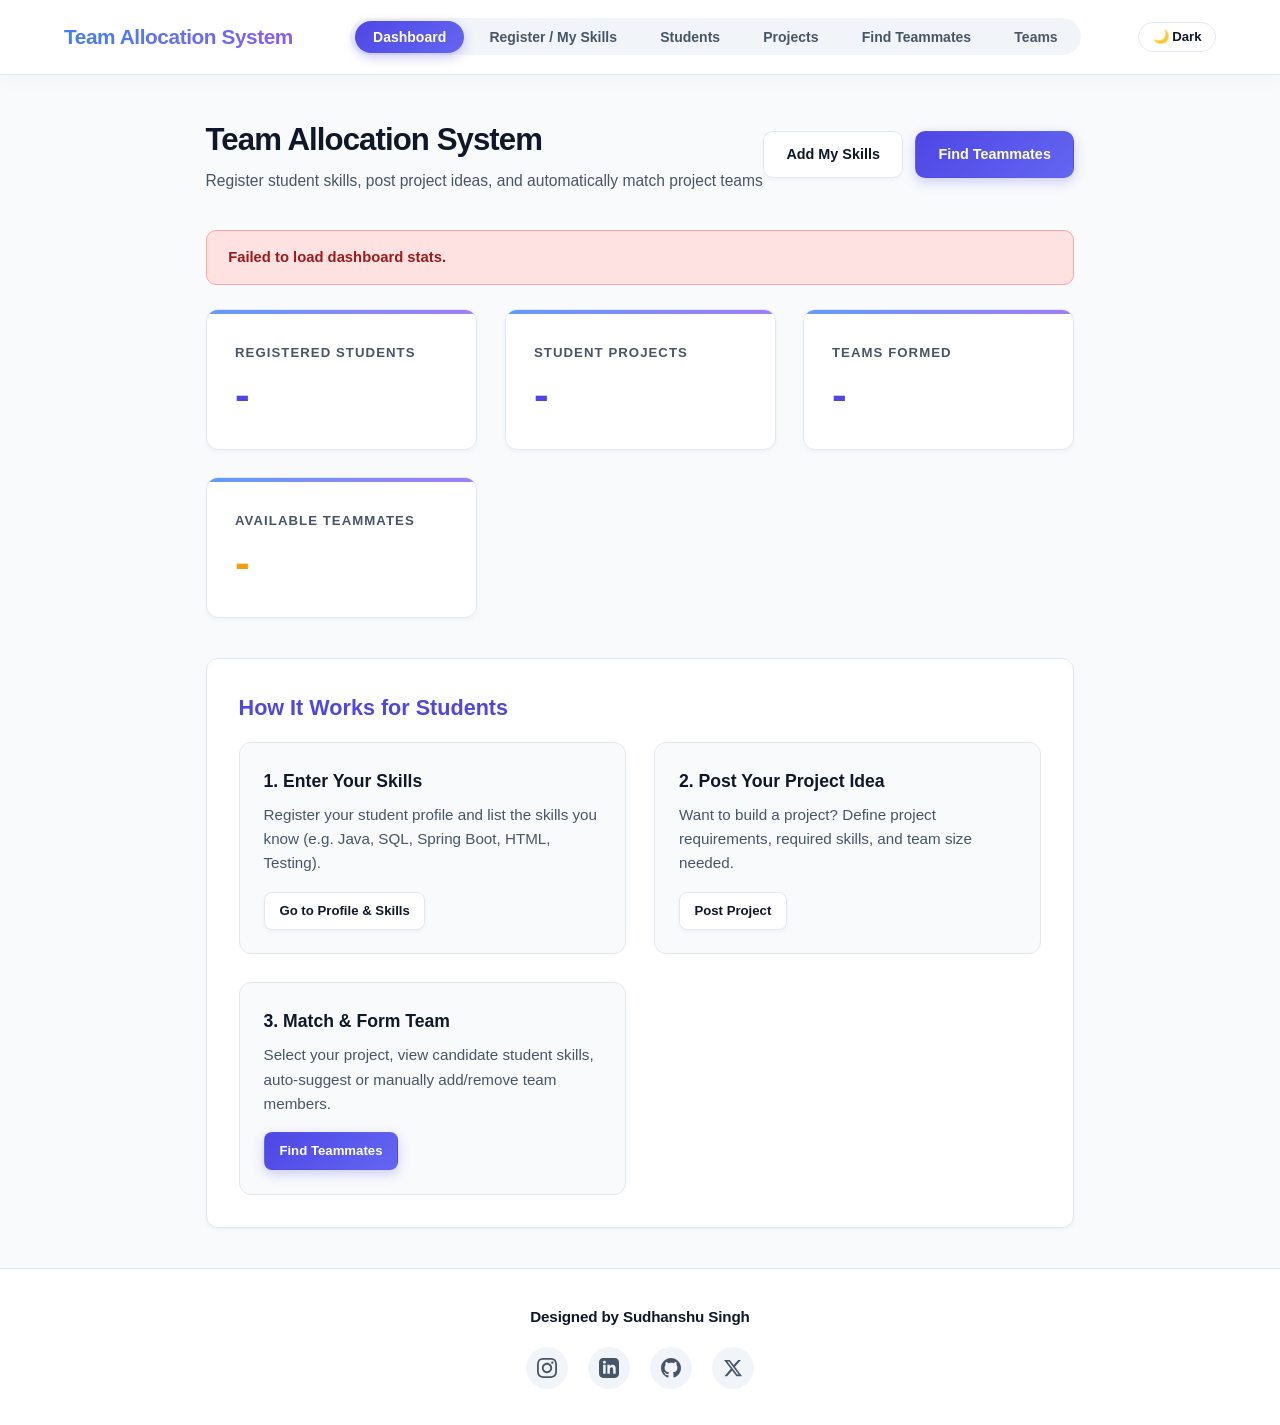
<file: frontend/index.html>
<!DOCTYPE html>
<html lang="en">
<head>
    <meta charset="UTF-8">
    <meta name="viewport" content="width=device-width, initial-scale=1.0">
    <title>Dashboard - Team Allocation System</title>
    <link rel="stylesheet" href="css/style.css">
</head>
<body>
    <header>
        <div class="navbar">
            <a href="index.html" class="brand">Team Allocation System</a>
            <ul class="nav-links">
                <li><a href="index.html" class="active">Dashboard</a></li>
                <li><a href="student-register.html">Register / My Skills</a></li>
                <li><a href="students.html">Students</a></li>
                <li><a href="projects.html">Projects</a></li>
                <li><a href="generate-team.html">Find Teammates</a></li>
                <li><a href="teams.html">Teams</a></li>
            </ul>
        </div>
    </header>

    <main class="container">
        <div class="page-header">
            <div>
                <h1 class="page-title">Team Allocation System</h1>
                <p class="page-subtitle">Register student skills, post project ideas, and automatically match project teams</p>
            </div>
            <div style="display: flex; gap: 0.75rem;">
                <a href="student-register.html" class="btn btn-secondary">Add My Skills</a>
                <a href="generate-team.html" class="btn btn-primary">Find Teammates</a>
            </div>
        </div>

        <div id="alertContainer"></div>

        <div class="stats-grid">
            <a href="students.html" class="stat-card-link">
                <div class="stat-card">
                    <span class="stat-title">Registered Students</span>
                    <span class="stat-value" id="totalStudents">-</span>
                </div>
            </a>
            <a href="projects.html" class="stat-card-link">
                <div class="stat-card">
                    <span class="stat-title">Student Projects</span>
                    <span class="stat-value" id="totalProjects">-</span>
                </div>
            </a>
            <a href="teams.html" class="stat-card-link">
                <div class="stat-card">
                    <span class="stat-title">Teams Formed</span>
                    <span class="stat-value" id="totalTeams">-</span>
                </div>
            </a>
            <a href="generate-team.html" class="stat-card-link">
                <div class="stat-card">
                    <span class="stat-title">Available Teammates</span>
                    <span class="stat-value unallocated" id="unallocatedStudents">-</span>
                </div>
            </a>
        </div>

        <div class="card-table" style="padding: 2rem; margin-top: 1.5rem;">
            <h2 style="font-size: 1.35rem; margin-bottom: 1rem; color: var(--primary);">How It Works for Students</h2>
            <div style="display: grid; grid-template-columns: repeat(auto-fit, minmax(280px, 1fr)); gap: 1.75rem; margin-top: 1rem;">
                <div style="background-color: var(--background); padding: 1.5rem; border-radius: var(--radius); border: 1px solid var(--border);">
                    <h3 style="font-size: 1.1rem; margin-bottom: 0.5rem;">1. Enter Your Skills</h3>
                    <p style="color: var(--text-secondary); font-size: 0.95rem;">Register your student profile and list the skills you know (e.g. Java, SQL, Spring Boot, HTML, Testing).</p>
                    <a href="student-register.html" class="btn btn-secondary btn-sm" style="margin-top: 1rem;">Go to Profile & Skills</a>
                </div>
                <div style="background-color: var(--background); padding: 1.5rem; border-radius: var(--radius); border: 1px solid var(--border);">
                    <h3 style="font-size: 1.1rem; margin-bottom: 0.5rem;">2. Post Your Project Idea</h3>
                    <p style="color: var(--text-secondary); font-size: 0.95rem;">Want to build a project? Define project requirements, required skills, and team size needed.</p>
                    <a href="projects.html" class="btn btn-secondary btn-sm" style="margin-top: 1rem;">Post Project</a>
                </div>
                <div style="background-color: var(--background); padding: 1.5rem; border-radius: var(--radius); border: 1px solid var(--border);">
                    <h3 style="font-size: 1.1rem; margin-bottom: 0.5rem;">3. Match & Form Team</h3>
                    <p style="color: var(--text-secondary); font-size: 0.95rem;">Select your project, view candidate student skills, auto-suggest or manually add/remove team members.</p>
                    <a href="generate-team.html" class="btn btn-primary btn-sm" style="margin-top: 1rem;">Find Teammates</a>
                </div>
            </div>
        </div>
    </main>

    <footer></footer>

    <script src="js/main.js"></script>
    <script>
        document.addEventListener('DOMContentLoaded', async () => {
            try {
                const stats = await apiRequest('/dashboard/stats');
                document.getElementById('totalStudents').textContent = stats.totalStudents || 0;
                document.getElementById('totalProjects').textContent = stats.totalProjects || 0;
                document.getElementById('totalTeams').textContent = stats.totalTeams || 0;
                document.getElementById('unallocatedStudents').textContent = stats.unallocatedStudents || 0;
            } catch (error) {
                showAlert('alertContainer', 'Failed to load dashboard stats.');
            }
        });
    </script>
</body>
</html>
</file>
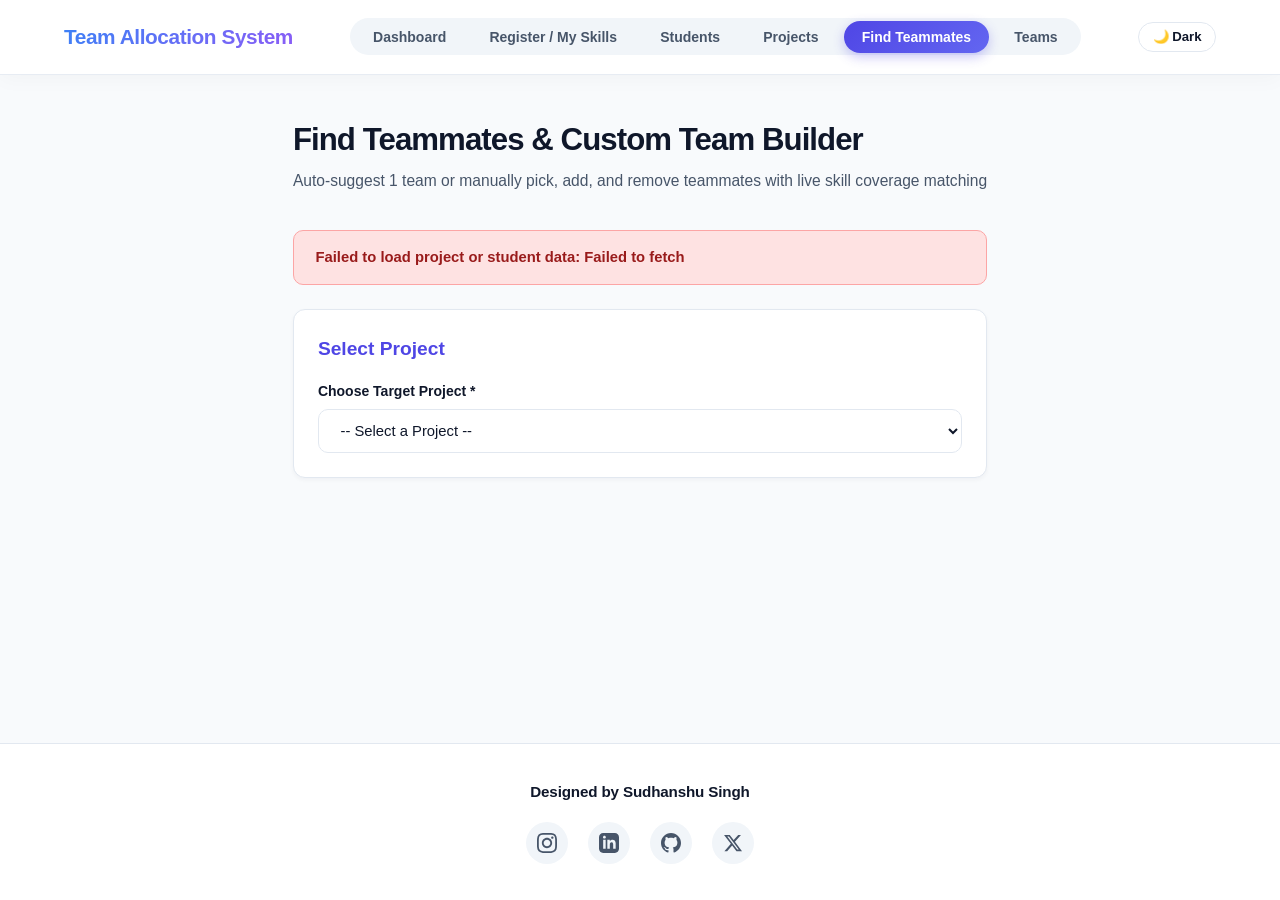
<file: frontend/generate-team.html>
<!DOCTYPE html>
<html lang="en">
<head>
    <meta charset="UTF-8">
    <meta name="viewport" content="width=device-width, initial-scale=1.0">
    <title>Find Teammates - Team Allocation System</title>
    <link rel="stylesheet" href="css/style.css">
</head>
<body>
    <header>
        <div class="navbar">
            <a href="index.html" class="brand">Team Allocation System</a>
            <ul class="nav-links">
                <li><a href="index.html">Dashboard</a></li>
                <li><a href="student-register.html">Register / My Skills</a></li>
                <li><a href="students.html">Students</a></li>
                <li><a href="projects.html">Projects</a></li>
                <li><a href="generate-team.html" class="active">Find Teammates</a></li>
                <li><a href="teams.html">Teams</a></li>
            </ul>
        </div>
    </header>

    <main class="container">
        <div class="page-header">
            <div>
                <h1 class="page-title">Find Teammates & Custom Team Builder</h1>
                <p class="page-subtitle">Auto-suggest 1 team or manually pick, add, and remove teammates with live skill coverage matching</p>
            </div>
        </div>

        <div id="alertContainer"></div>

        <div class="card-table" style="padding: 1.5rem; margin-bottom: 2rem;">
            <h2 style="font-size: 1.2rem; margin-bottom: 1rem; color: var(--primary);">Select Project</h2>
            <div class="form-group" style="margin-bottom: 0;">
                <label for="projectSelect">Choose Target Project *</label>
                <select id="projectSelect" class="input-control" onchange="onProjectSelectChange()">
                    <option value="">-- Select a Project --</option>
                </select>
            </div>

            <div id="projectPreview" style="display: none; background-color: var(--background); padding: 1.25rem; border-radius: var(--radius); border: 1px solid var(--border); margin-top: 1rem;">
                <div style="display: flex; justify-content: space-between; align-items: center;">
                    <h3 id="previewTitle" style="font-size: 1.15rem; color: var(--primary);"></h3>
                    <span id="previewCreator" class="badge badge-warning"></span>
                </div>
                <p id="previewDesc" style="color: var(--text-secondary); margin: 0.25rem 0 0.75rem 0;"></p>
                <div style="display: flex; gap: 1.5rem; flex-wrap: wrap;">
                    <div>
                        <strong>Required Skills:</strong>
                        <div id="previewSkills" style="margin-top: 0.25rem;"></div>
                    </div>
                    <div>
                        <strong>Team Size Needed:</strong>
                        <div id="previewTeamSize" style="margin-top: 0.25rem; font-weight: bold;"></div>
                    </div>
                </div>

                <div style="margin-top: 1rem; display: flex; gap: 1rem; flex-wrap: wrap;">
                    <button class="btn btn-primary" onclick="autoSuggestOneTeam()">Auto Suggest 1 Team</button>
                    <button class="btn btn-secondary" onclick="clearSelectedTeam()">Clear Team Selection</button>
                </div>
            </div>
        </div>

        <div id="workspaceSection" style="display: none;">
            <div class="card-table" style="padding: 1.25rem; margin-bottom: 1.5rem; border-left: 4px solid var(--primary);">
                <div style="display: flex; justify-content: space-between; align-items: center; flex-wrap: wrap; gap: 1rem;">
                    <div>
                        <h3 style="font-size: 1.1rem; color: var(--primary);" id="teamNameHeading">Current Team Composition</h3>
                        <div style="display: flex; gap: 1rem; align-items: center; margin-top: 0.5rem; flex-wrap: wrap;">
                            <span>Members Selected: <strong id="memberCountBadge">0 / 4</strong></span>
                            <span>Skill Coverage: <span class="badge badge-success" id="skillCoverageBadge" style="font-size: 0.85rem;">0%</span></span>
                        </div>
                        <div id="missingSkillsDisplay" style="margin-top: 0.5rem; font-size: 0.85rem; color: var(--danger);"></div>
                    </div>
                    <div>
                        <button class="btn btn-primary" onclick="saveFinalTeam()">Save Final Team</button>
                    </div>
                </div>
            </div>

            <div style="display: grid; grid-template-columns: repeat(auto-fit, minmax(340px, 1fr)); gap: 1.5rem;">
                <div>
                    <div style="display: flex; justify-content: space-between; align-items: center; margin-bottom: 0.75rem;">
                        <h3 style="font-size: 1.1rem;">Selected Team Members</h3>
                        <span class="badge badge-info" id="selectedCountBadge">0 Members</span>
                    </div>
                    <div id="selectedMembersContainer" style="display: flex; flex-direction: column; gap: 1rem;"></div>
                </div>

                <div>
                    <div style="display: flex; justify-content: space-between; align-items: center; margin-bottom: 0.75rem;">
                        <h3 style="font-size: 1.1rem;">Available Registered Students</h3>
                        <span class="badge badge-warning" id="availableCountBadge">0 Candidates</span>
                    </div>
                    <div id="availableCandidatesContainer" style="display: flex; flex-direction: column; gap: 1rem;"></div>
                </div>
            </div>
        </div>
    </main>

    <footer></footer>

    <script src="js/main.js"></script>
    <script src="js/generate-team.js"></script>
</body>
</html>
</file>
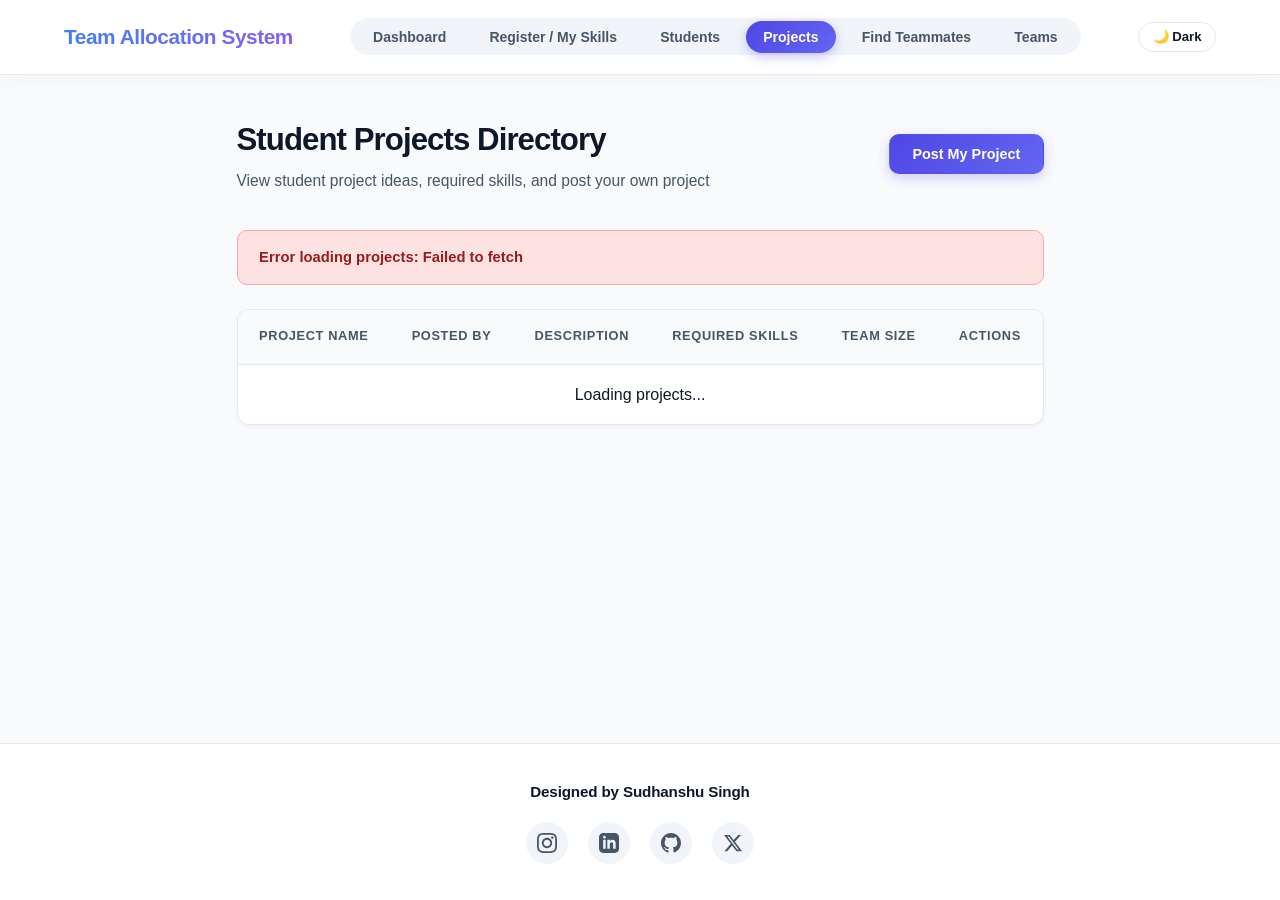
<file: frontend/projects.html>
<!DOCTYPE html>
<html lang="en">
<head>
    <meta charset="UTF-8">
    <meta name="viewport" content="width=device-width, initial-scale=1.0">
    <title>Student Projects Directory - Team Allocation System</title>
    <link rel="stylesheet" href="css/style.css">
</head>
<body>
    <header>
        <div class="navbar">
            <a href="index.html" class="brand">Team Allocation System</a>
            <ul class="nav-links">
                <li><a href="index.html">Dashboard</a></li>
                <li><a href="student-register.html">Register / My Skills</a></li>
                <li><a href="students.html">Students</a></li>
                <li><a href="projects.html" class="active">Projects</a></li>
                <li><a href="generate-team.html">Find Teammates</a></li>
                <li><a href="teams.html">Teams</a></li>
            </ul>
        </div>
    </header>

    <main class="container">
        <div class="page-header">
            <div>
                <h1 class="page-title">Student Projects Directory</h1>
                <p class="page-subtitle">View student project ideas, required skills, and post your own project</p>
            </div>
            <button class="btn btn-primary" onclick="openProjectModal()">Post My Project</button>
        </div>

        <div id="alertContainer"></div>

        <div class="card-table">
            <table>
                <thead>
                    <tr>
                        <th>Project Name</th>
                        <th>Posted By</th>
                        <th>Description</th>
                        <th>Required Skills</th>
                        <th>Team Size</th>
                        <th>Actions</th>
                    </tr>
                </thead>
                <tbody id="projectTableBody">
                    <tr><td colspan="6" style="text-align:center;">Loading projects...</td></tr>
                </tbody>
            </table>
        </div>
    </main>

    <div class="modal-overlay" id="projectModal">
        <div class="modal-content">
            <div class="modal-header">
                <h3 class="modal-title" id="modalTitle">Post Student Project</h3>
                <button class="close-btn" onclick="closeProjectModal()">&times;</button>
            </div>
            <form id="projectForm" onsubmit="saveProject(event)">
                <input type="hidden" id="projectId">
                <div class="form-group">
                    <label for="projectName">Project Title *</label>
                    <input type="text" id="projectName" class="input-control" required placeholder="e.g. Online Food Delivery Web App">
                </div>
                <div class="form-group">
                    <label for="createdByName">Student Project Lead / Creator Name *</label>
                    <input type="text" id="createdByName" class="input-control" required placeholder="e.g. Sudhanshu Singh">
                </div>
                <div class="form-group">
                    <label for="description">Project Description</label>
                    <textarea id="description" class="input-control" rows="3" placeholder="Brief overview of what you want to build..."></textarea>
                </div>
                <div class="form-group">
                    <label for="requiredSkills">Required Teammate Skills (Comma Separated) *</label>
                    <input type="text" id="requiredSkills" class="input-control" required placeholder="e.g. HTML, CSS, JavaScript, Testing">
                </div>
                <div class="form-group">
                    <label for="teamSize">Total Team Members Needed *</label>
                    <input type="number" id="teamSize" class="input-control" required min="1" max="10" value="4">
                </div>
                <div class="modal-footer">
                    <button type="button" class="btn btn-secondary" onclick="closeProjectModal()">Cancel</button>
                    <button type="submit" class="btn btn-primary">Save & Post Project</button>
                </div>
            </form>
        </div>
    </div>

    <footer></footer>

    <script src="js/main.js"></script>
    <script src="js/projects.js"></script>
</body>
</html>
</file>
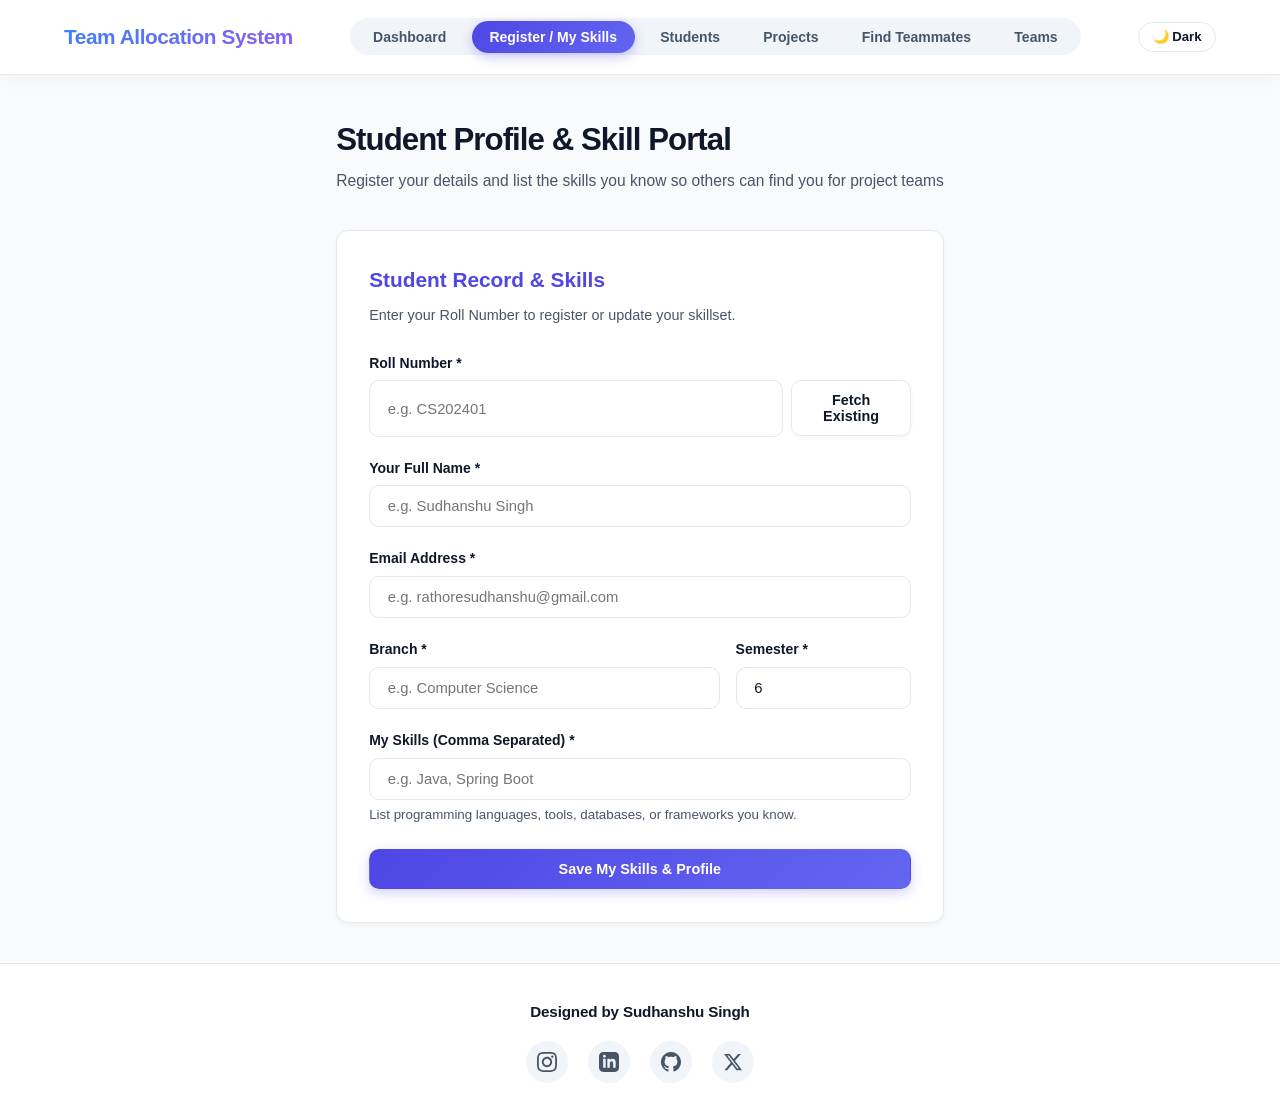
<file: frontend/student-register.html>
<!DOCTYPE html>
<html lang="en">
<head>
    <meta charset="UTF-8">
    <meta name="viewport" content="width=device-width, initial-scale=1.0">
    <title>Student Registration - Team Allocation System</title>
    <link rel="stylesheet" href="css/style.css">
</head>
<body>
    <header>
        <div class="navbar">
            <a href="index.html" class="brand">Team Allocation System</a>
            <ul class="nav-links">
                <li><a href="index.html">Dashboard</a></li>
                <li><a href="student-register.html" class="active">Register / My Skills</a></li>
                <li><a href="students.html">Students</a></li>
                <li><a href="projects.html">Projects</a></li>
                <li><a href="generate-team.html">Find Teammates</a></li>
                <li><a href="teams.html">Teams</a></li>
            </ul>
        </div>
    </header>

    <main class="container">
        <div class="page-header">
            <div>
                <h1 class="page-title">Student Profile & Skill Portal</h1>
                <p class="page-subtitle">Register your details and list the skills you know so others can find you for project teams</p>
            </div>
        </div>

        <div id="alertContainer"></div>

        <div class="card-table" style="max-width: 650px; margin: 0 auto; padding: 2rem;">
            <h2 style="font-size: 1.3rem; margin-bottom: 0.5rem; color: var(--primary);">Student Record & Skills</h2>
            <p style="color: var(--text-secondary); margin-bottom: 1.5rem; font-size: 0.9rem;">Enter your Roll Number to register or update your skillset.</p>

            <form id="selfRegisterForm" onsubmit="saveStudentProfile(event)">
                <input type="hidden" id="studentId">
                <div class="form-group">
                    <label for="rollNumber">Roll Number *</label>
                    <div style="display: flex; gap: 0.5rem;">
                        <input type="text" id="rollNumber" class="input-control" required placeholder="e.g. CS202401">
                        <button type="button" class="btn btn-secondary" onclick="checkExistingRollNumber()">Fetch Existing</button>
                    </div>
                </div>
                <div class="form-group">
                    <label for="name">Your Full Name *</label>
                    <input type="text" id="name" class="input-control" required placeholder="e.g. Sudhanshu Singh">
                </div>
                <div class="form-group">
                    <label for="email">Email Address *</label>
                    <input type="email" id="email" class="input-control" required placeholder="e.g. rathoresudhanshu@gmail.com">
                </div>
                <div style="display: flex; gap: 1rem;">
                    <div class="form-group" style="flex: 2;">
                        <label for="branch">Branch *</label>
                        <input type="text" id="branch" class="input-control" required placeholder="e.g. Computer Science">
                    </div>
                    <div class="form-group" style="flex: 1;">
                        <label for="semester">Semester *</label>
                        <input type="number" id="semester" class="input-control" required min="1" max="8" value="6">
                    </div>
                </div>
                <div class="form-group">
                    <label for="skills">My Skills (Comma Separated) *</label>
                    <input type="text" id="skills" class="input-control" required placeholder="e.g. Java, Spring Boot">
                    <small style="color: var(--text-secondary); display: block; margin-top: 0.25rem;">List programming languages, tools, databases, or frameworks you know.</small>
                </div>
                <div style="margin-top: 1.5rem;">
                    <button type="submit" class="btn btn-primary" style="width: 100%;">Save My Skills & Profile</button>
                </div>
            </form>
        </div>
    </main>

    <footer></footer>

    <script src="js/main.js"></script>
    <script src="js/student-register.js"></script>
</body>
</html>
</file>
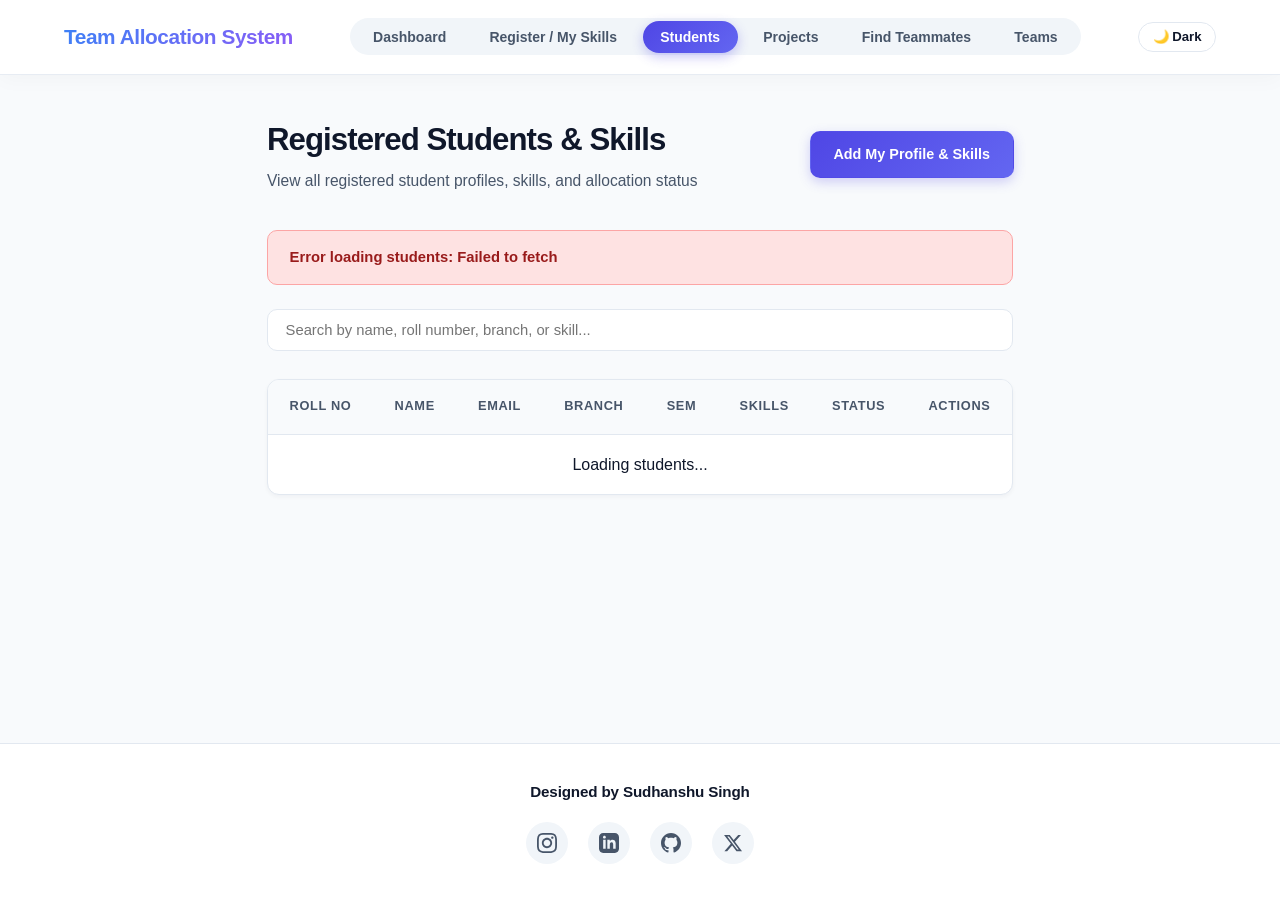
<file: frontend/students.html>
<!DOCTYPE html>
<html lang="en">
<head>
    <meta charset="UTF-8">
    <meta name="viewport" content="width=device-width, initial-scale=1.0">
    <title>Registered Students - Team Allocation System</title>
    <link rel="stylesheet" href="css/style.css">
</head>
<body>
    <header>
        <div class="navbar">
            <a href="index.html" class="brand">Team Allocation System</a>
            <ul class="nav-links">
                <li><a href="index.html">Dashboard</a></li>
                <li><a href="student-register.html">Register / My Skills</a></li>
                <li><a href="students.html" class="active">Students</a></li>
                <li><a href="projects.html">Projects</a></li>
                <li><a href="generate-team.html">Find Teammates</a></li>
                <li><a href="teams.html">Teams</a></li>
            </ul>
        </div>
    </header>

    <main class="container">
        <div class="page-header">
            <div>
                <h1 class="page-title">Registered Students & Skills</h1>
                <p class="page-subtitle">View all registered student profiles, skills, and allocation status</p>
            </div>
            <a href="student-register.html" class="btn btn-primary">Add My Profile & Skills</a>
        </div>

        <div id="alertContainer"></div>

        <div class="search-container">
            <input type="text" id="searchInput" class="input-control" placeholder="Search by name, roll number, branch, or skill..." oninput="handleSearch()">
        </div>

        <div class="card-table">
            <table>
                <thead>
                    <tr>
                        <th>Roll No</th>
                        <th>Name</th>
                        <th>Email</th>
                        <th>Branch</th>
                        <th>Sem</th>
                        <th>Skills</th>
                        <th>Status</th>
                        <th>Actions</th>
                    </tr>
                </thead>
                <tbody id="studentTableBody">
                    <tr><td colspan="8" style="text-align:center;">Loading students...</td></tr>
                </tbody>
            </table>
        </div>
    </main>

    <div class="modal-overlay" id="studentModal">
        <div class="modal-content">
            <div class="modal-header">
                <h3 class="modal-title" id="modalTitle">Edit Student Profile</h3>
                <button class="close-btn" onclick="closeStudentModal()">&times;</button>
            </div>
            <form id="studentForm" onsubmit="saveStudent(event)">
                <input type="hidden" id="studentId">
                <div class="form-group">
                    <label for="rollNumber">Roll Number *</label>
                    <input type="text" id="rollNumber" class="input-control" required placeholder="e.g. CS202401">
                </div>
                <div class="form-group">
                    <label for="name">Full Name *</label>
                    <input type="text" id="name" class="input-control" required placeholder="e.g. Sudhanshu Singh">
                </div>
                <div class="form-group">
                    <label for="email">Email *</label>
                    <input type="email" id="email" class="input-control" required placeholder="e.g. rathoresudhanshu@gmail.com">
                </div>
                <div style="display: flex; gap: 1rem;">
                    <div class="form-group" style="flex: 2;">
                        <label for="branch">Branch *</label>
                        <input type="text" id="branch" class="input-control" required placeholder="e.g. Computer Science">
                    </div>
                    <div class="form-group" style="flex: 1;">
                        <label for="semester">Semester *</label>
                        <input type="number" id="semester" class="input-control" required min="1" max="8" value="6">
                    </div>
                </div>
                <div class="form-group">
                    <label for="skills">Skills (Comma Separated) *</label>
                    <input type="text" id="skills" class="input-control" required placeholder="e.g. Java, Spring Boot">
                </div>
                <div class="modal-footer">
                    <button type="button" class="btn btn-secondary" onclick="closeStudentModal()">Cancel</button>
                    <button type="submit" class="btn btn-primary">Save Changes</button>
                </div>
            </form>
        </div>
    </div>

    <footer></footer>

    <script src="js/main.js"></script>
    <script src="js/students.js"></script>
</body>
</html>
</file>
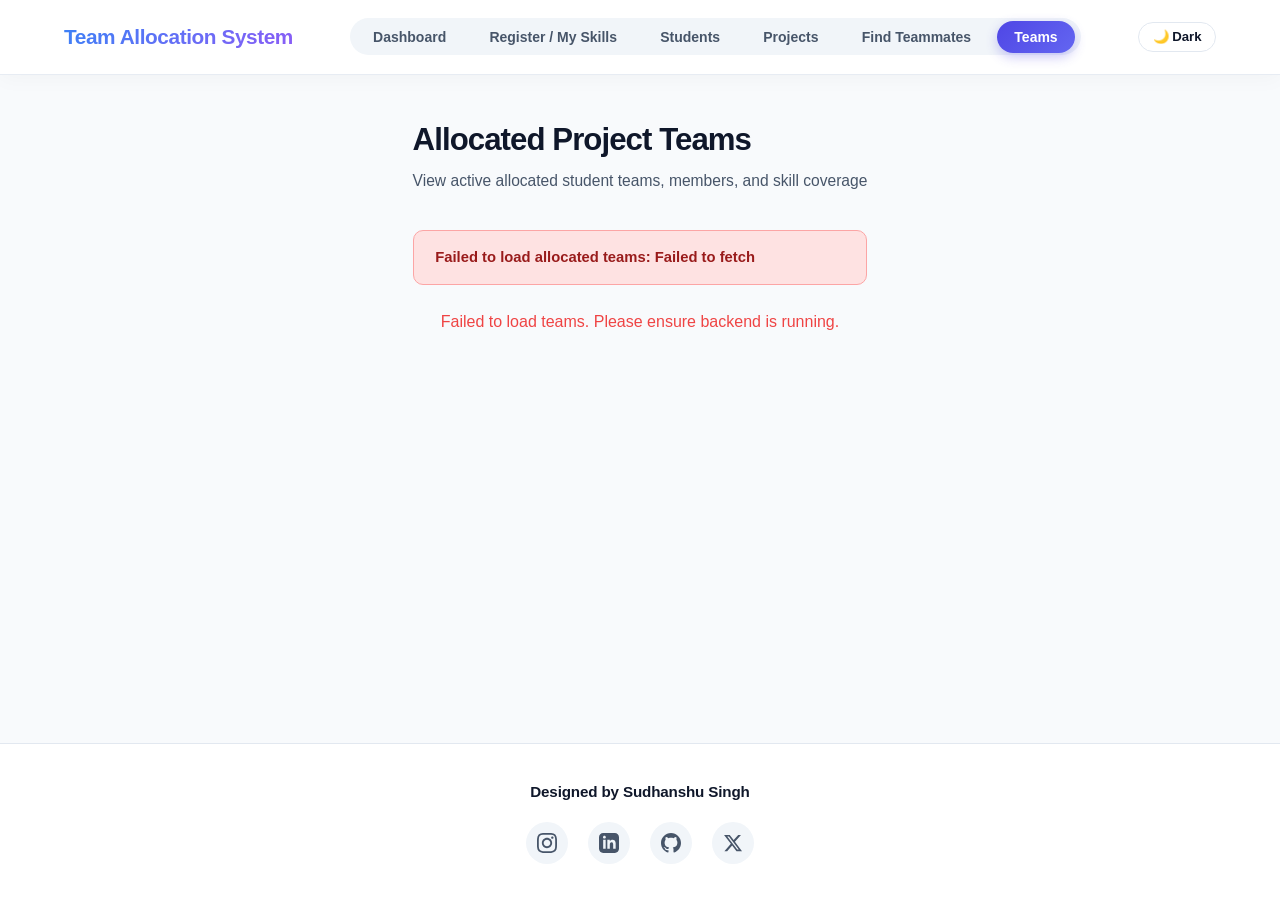
<file: frontend/teams.html>
<!DOCTYPE html>
<html lang="en">
<head>
    <meta charset="UTF-8">
    <meta name="viewport" content="width=device-width, initial-scale=1.0">
    <title>Allocated Teams - Team Allocation System</title>
    <link rel="stylesheet" href="css/style.css">
</head>
<body>
    <header>
        <div class="navbar">
            <a href="index.html" class="brand">Team Allocation System</a>
            <ul class="nav-links">
                <li><a href="index.html">Dashboard</a></li>
                <li><a href="student-register.html">Register / My Skills</a></li>
                <li><a href="students.html">Students</a></li>
                <li><a href="projects.html">Projects</a></li>
                <li><a href="generate-team.html">Find Teammates</a></li>
                <li><a href="teams.html" class="active">Teams</a></li>
            </ul>
        </div>
    </header>

    <main class="container">
        <div class="page-header">
            <div>
                <h1 class="page-title">Allocated Project Teams</h1>
                <p class="page-subtitle">View active allocated student teams, members, and skill coverage</p>
            </div>
        </div>

        <div id="alertContainer"></div>

        <div class="teams-grid" id="allocatedTeamsContainer">
            <div style="grid-column: 1 / -1; text-align: center; color: var(--text-secondary); padding: 3rem 0;">Loading allocated teams...</div>
        </div>
    </main>

    <footer></footer>

    <script src="js/main.js"></script>
    <script src="js/teams.js"></script>
</body>
</html>
</file>
<file: frontend/css/style.css>
:root {
    --primary: #4f46e5;
    --primary-gradient: linear-gradient(135deg, #4f46e5 0%, #6366f1 100%);
    --primary-hover: #4338ca;
    --brand-gradient: linear-gradient(135deg, #3b82f6 0%, #8b5cf6 100%);
    --secondary: #64748b;
    --success: #10b981;
    --success-light: #d1fae5;
    --warning: #f59e0b;
    --warning-light: #fef3c7;
    --danger: #ef4444;
    --danger-light: #fee2e2;
    --background: #f8fafc;
    --surface: #ffffff;
    --text-primary: #0f172a;
    --text-secondary: #475569;
    --border: #e2e8f0;
    --shadow-sm: 0 2px 4px rgba(15, 23, 42, 0.04);
    --shadow-md: 0 10px 25px -5px rgba(79, 70, 229, 0.08), 0 4px 6px -2px rgba(15, 23, 42, 0.03);
    --shadow-lg: 0 20px 25px -5px rgba(15, 23, 42, 0.08), 0 10px 10px -5px rgba(15, 23, 42, 0.03);
    --radius: 12px;
    --radius-pill: 50px;
    --table-header-bg: #f8fafc;
}

html.dark-theme, body.dark-theme {
    --background: #0f172a;
    --surface: #1e293b;
    --text-primary: #f8fafc;
    --text-secondary: #94a3b8;
    --border: #334155;
    --table-header-bg: #1e293b;
    --shadow-sm: 0 2px 4px rgba(0, 0, 0, 0.3);
    --shadow-md: 0 10px 25px -5px rgba(0, 0, 0, 0.4);
    --shadow-lg: 0 20px 25px -5px rgba(0, 0, 0, 0.5);
    background-color: #0f172a !important;
    color: #f8fafc;
}

body.dark-theme header, body.dark-theme footer { background-color: #0f172a; border-color: #334155; }
body.dark-theme .nav-links, body.dark-theme th, body.dark-theme .card-table { background-color: #1e293b; }
body.dark-theme .nav-links a, body.dark-theme th { color: #94a3b8; }
body.dark-theme .nav-links a:hover { color: #f8fafc; background-color: rgba(255, 255, 255, 0.1); }
body.dark-theme .badge-skill, body.dark-theme .social-logo-link { background-color: #334155; color: #cbd5e1; border-color: #475569; }
body.dark-theme tr:hover { background-color: rgba(51, 65, 85, 0.5); }
body.dark-theme .coverage-box, body.dark-theme .input-control, body.dark-theme .modal-content, body.dark-theme select, body.dark-theme textarea { background-color: #0f172a; border-color: #334155; color: #f8fafc; }
body.dark-theme .hamburger-btn { border-color: #334155; color: #f8fafc; }
body.dark-theme .hamburger-btn .bar { background-color: #f8fafc; }
body.dark-theme .nav-controls .theme-toggle-btn { border-color: #334155; color: #f8fafc; }

* { margin: 0; padding: 0; box-sizing: border-box; font-family: 'Plus Jakarta Sans', 'Segoe UI', Roboto, -apple-system, sans-serif; }

html { background-color: var(--background); min-height: 100vh; transition: background-color 0.3s; }

body {
    background-color: var(--background);
    color: var(--text-primary);
    line-height: 1.6;
    display: flex;
    flex-direction: column;
    min-height: 100vh;
    transition: background-color 0.3s, color 0.3s;
}

header {
    background-color: rgba(255, 255, 255, 0.9);
    backdrop-filter: blur(12px);
    -webkit-backdrop-filter: blur(12px);
    border-bottom: 1px solid rgba(226, 232, 240, 0.8);
    position: sticky;
    top: 0;
    z-index: 100;
    box-shadow: 0 4px 20px rgba(0, 0, 0, 0.03);
    transition: background-color 0.3s, border-color 0.3s;
}

.navbar {
    max-width: 1200px;
    margin: 0 auto;
    display: flex;
    justify-content: space-between;
    align-items: center;
    padding: 1.15rem 1.5rem;
    position: relative;
}

.brand {
    font-size: 1.3rem;
    font-weight: 800;
    background: var(--brand-gradient);
    -webkit-background-clip: text;
    -webkit-text-fill-color: transparent;
    text-decoration: none;
    display: flex;
    align-items: center;
    gap: 0.6rem;
    letter-spacing: -0.02em;
}

.nav-links {
    display: flex;
    gap: 0.5rem;
    list-style: none;
    background-color: #f1f5f9;
    padding: 0.35rem;
    border-radius: var(--radius-pill);
    align-items: center;
    transition: background-color 0.3s;
}

.nav-links a {
    text-decoration: none;
    color: var(--text-secondary);
    font-weight: 600;
    font-size: 0.875rem;
    padding: 0.5rem 1.1rem;
    border-radius: var(--radius-pill);
    transition: all 0.25s cubic-bezier(0.4, 0, 0.2, 1);
}
.nav-links a:hover { color: var(--primary); background-color: rgba(255, 255, 255, 0.6); }
.nav-links a.active { color: #fff; background: var(--primary-gradient); box-shadow: 0 4px 12px rgba(79, 70, 229, 0.3); }

/* Navigation Controls Container (Theme Toggle & Hamburger Button) */
.nav-controls {
    display: flex;
    align-items: center;
    gap: 0.5rem;
}

.theme-toggle-btn {
    background: none;
    border: 1px solid var(--border);
    color: var(--text-primary);
    padding: 0.4rem 0.85rem;
    border-radius: var(--radius-pill);
    cursor: pointer;
    font-size: 0.825rem;
    font-weight: 600;
    display: inline-flex;
    align-items: center;
    gap: 0.4rem;
    transition: all 0.25s;
    will-change: transform;
}
.theme-toggle-btn:hover { background-color: rgba(79, 70, 229, 0.1); border-color: var(--primary); color: var(--primary); }

/* Hamburger Button (Hidden on Desktop) */
.hamburger-btn {
    display: none;
    flex-direction: column;
    justify-content: space-around;
    width: 38px;
    height: 38px;
    padding: 8px 7px;
    background: none;
    border: 1px solid var(--border);
    border-radius: 10px;
    cursor: pointer;
    transition: all 0.25s ease;
}

.hamburger-btn:hover {
    background-color: rgba(79, 70, 229, 0.1);
    border-color: var(--primary);
}

.hamburger-btn .bar {
    width: 100%;
    height: 2px;
    background-color: var(--text-primary);
    border-radius: 2px;
    transition: all 0.3s ease;
}

/* Animated X state for Hamburger Button */
.hamburger-btn.active .bar:nth-child(1) {
    transform: translateY(7px) rotate(45deg);
}
.hamburger-btn.active .bar:nth-child(2) {
    opacity: 0;
}
.hamburger-btn.active .bar:nth-child(3) {
    transform: translateY(-7px) rotate(-45deg);
}

.container { max-width: 1200px; margin: 2.5rem auto; padding: 0 1.5rem; flex: 1; }
.page-header { display: flex; justify-content: space-between; align-items: center; margin-bottom: 2.25rem; }
.page-title { font-size: 1.95rem; color: var(--text-primary); font-weight: 800; letter-spacing: -0.03em; }
.page-subtitle { color: var(--text-secondary); margin-top: 0.3rem; font-size: 0.975rem; }

.stats-grid { display: grid; grid-template-columns: repeat(auto-fit, minmax(240px, 1fr)); gap: 1.75rem; margin-bottom: 2.5rem; }
.stat-card-link { text-decoration: none; color: inherit; display: block; }
.stat-card {
    background: var(--surface);
    padding: 2rem 1.75rem;
    border-radius: var(--radius);
    border: 1px solid var(--border);
    box-shadow: var(--shadow-sm);
    display: flex;
    flex-direction: column;
    gap: 0.6rem;
    position: relative;
    overflow: hidden;
    transition: all 0.3s cubic-bezier(0.4, 0, 0.2, 1);
    will-change: transform, box-shadow;
}
.stat-card::before { content: ''; position: absolute; top: 0; left: 0; width: 100%; height: 4px; background: var(--brand-gradient); opacity: 0.8; transition: opacity 0.3s; }
.stat-card-link:hover .stat-card { transform: translateY(-5px); box-shadow: var(--shadow-md); border-color: rgba(99, 102, 241, 0.3); }
.stat-card-link:hover .stat-card::before { opacity: 1; }
.stat-title { font-size: 0.825rem; color: var(--text-secondary); font-weight: 700; text-transform: uppercase; letter-spacing: 0.08em; }
.stat-value { font-size: 2.75rem; font-weight: 800; color: var(--primary); line-height: 1; letter-spacing: -0.03em; }
.stat-value.unallocated { color: var(--warning); }

.btn {
    display: inline-flex;
    align-items: center;
    justify-content: center;
    gap: 0.5rem;
    padding: 0.7rem 1.4rem;
    font-size: 0.9rem;
    font-weight: 600;
    border-radius: 10px;
    border: 1px solid transparent;
    cursor: pointer;
    text-decoration: none;
    transition: all 0.25s cubic-bezier(0.4, 0, 0.2, 1);
    will-change: transform, box-shadow;
}
.btn-primary { background: var(--primary-gradient); color: #fff; box-shadow: 0 4px 12px rgba(79, 70, 229, 0.25); }
.btn-primary:hover { background: linear-gradient(135deg, #4338ca 0, #4f46e5 100%); box-shadow: 0 6px 18px rgba(79, 70, 229, 0.35); transform: translateY(-1px); }
.btn-secondary { background-color: var(--surface); border-color: var(--border); color: var(--text-primary); box-shadow: var(--shadow-sm); }
.btn-secondary:hover { border-color: #cbd5e1; transform: translateY(-1px); }
.btn-danger { background: linear-gradient(135deg, #ef4444 0, #dc2626 100%); color: #fff; box-shadow: 0 4px 12px rgba(239, 68, 68, 0.25); }
.btn-danger:hover { background: linear-gradient(135deg, #dc2626 0, #b91c1c 100%); box-shadow: 0 6px 18px rgba(239, 68, 68, 0.35); transform: translateY(-1px); }
.btn-sm { padding: 0.45rem 0.9rem; font-size: 0.825rem; border-radius: 8px; }

.card-table {
    background: var(--surface);
    border-radius: var(--radius);
    border: 1px solid var(--border);
    box-shadow: var(--shadow-sm);
    overflow-x: auto;
    -webkit-overflow-scrolling: touch;
    transition: background-color 0.3s, border-color 0.3s;
}
table { width: 100%; border-collapse: collapse; text-align: left; min-width: 600px; }
th, td { padding: 1.05rem 1.35rem; border-bottom: 1px solid var(--border); }
th { background-color: var(--table-header-bg); font-weight: 700; font-size: 0.8rem; color: var(--text-secondary); text-transform: uppercase; letter-spacing: 0.05em; }
tr:last-child td { border-bottom: none; }
tr:hover { background-color: rgba(248, 250, 252, 0.8); }

.badge { display: inline-block; padding: 0.3rem 0.75rem; font-size: 0.75rem; font-weight: 700; border-radius: var(--radius-pill); text-transform: uppercase; letter-spacing: 0.04em; }
.badge-success { background-color: var(--success-light); color: #065f46; }
.badge-warning { background-color: var(--warning-light); color: #92400e; }
.badge-info { background-color: #e0e7ff; color: #3730a3; }
.badge-skill { background-color: #f1f5f9; color: #334155; border: 1px solid #e2e8f0; font-size: 0.775rem; margin: 0.125rem; border-radius: 6px; padding: 0.2rem 0.6rem; font-weight: 600; text-transform: none; }

.search-container { display: flex; gap: 0.75rem; margin-bottom: 1.75rem; }
.input-control { width: 100%; padding: 0.75rem 1.1rem; border: 1px solid var(--border); border-radius: 10px; font-size: 0.925rem; outline: none; background-color: var(--surface); color: var(--text-primary); transition: all 0.2s; }
.input-control:focus { border-color: var(--primary); box-shadow: 0 0 0 4px rgba(79, 70, 229, 0.12); }

.form-group { margin-bottom: 1.25rem; }
.form-group label { display: block; font-size: 0.875rem; font-weight: 700; margin-bottom: 0.4rem; color: var(--text-primary); }

.modal-overlay { position: fixed; top: 0; left: 0; width: 100%; height: 100%; background: rgba(15, 23, 42, 0.5); backdrop-filter: blur(4px); display: none; justify-content: center; align-items: center; z-index: 1000; }
.modal-overlay.active { display: flex; }
.modal-content { background: var(--surface); border-radius: var(--radius); width: 100%; max-width: 520px; padding: 2rem; box-shadow: var(--shadow-lg); }
.modal-header { display: flex; justify-content: space-between; align-items: center; margin-bottom: 1.25rem; padding-bottom: 0.875rem; border-bottom: 1px solid var(--border); }
.modal-title { font-size: 1.3rem; font-weight: 800; }
.close-btn { background: none; border: none; font-size: 1.5rem; cursor: pointer; color: var(--text-secondary); transition: color 0.2s; }
.close-btn:hover { color: var(--danger); }
.modal-footer { display: flex; justify-content: flex-end; gap: 0.75rem; margin-top: 1.75rem; }

.teams-grid { display: grid; grid-template-columns: repeat(auto-fit, minmax(300px, 1fr)); gap: 1.75rem; margin-top: 1.5rem; }
.team-card { background: var(--surface); border-radius: var(--radius); border: 1px solid var(--border); box-shadow: var(--shadow-sm); padding: 1.6rem; display: flex; flex-direction: column; justify-content: space-between; transition: all 0.3s; will-change: transform, box-shadow; }
.team-card:hover { box-shadow: var(--shadow-md); border-color: rgba(99, 102, 241, 0.3); }
.team-header { display: flex; justify-content: space-between; align-items: flex-start; border-bottom: 1px solid var(--border); padding-bottom: 0.875rem; margin-bottom: 1.1rem; }
.team-name { font-size: 1.15rem; font-weight: 800; color: var(--primary); }
.member-list { list-style: none; margin-bottom: 1.1rem; }
.member-item { padding: 0.6rem 0; border-bottom: 1px dashed var(--border); }
.member-item:last-child { border-bottom: none; }
.member-name { font-weight: 700; color: var(--text-primary); }
.member-info { font-size: 0.8rem; color: var(--text-secondary); font-weight: 500; }
.coverage-box { background-color: var(--background); padding: 1rem; border-radius: 10px; border: 1px solid var(--border); margin-top: 0.5rem; }
.missing-skills { color: var(--danger); font-size: 0.8rem; font-weight: 700; margin-top: 0.35rem; }

.alert { padding: 0.9rem 1.35rem; border-radius: 10px; margin-bottom: 1.5rem; font-size: 0.925rem; font-weight: 600; }
.alert-danger { background-color: var(--danger-light); color: #991b1b; border: 1px solid #fca5a5; }
.alert-success { background-color: var(--success-light); color: #065f46; border: 1px solid #6ee7b7; }

footer { background-color: var(--surface); border-top: 1px solid var(--border); padding: 2.25rem 0; margin-top: auto; transition: background-color 0.3s, border-color 0.3s; }
.footer-container { max-width: 1200px; margin: 0 auto; padding: 0 1.5rem; display: flex; flex-direction: column; align-items: center; justify-content: center; gap: 1.1rem; text-align: center; }
.footer-credit { font-size: 0.95rem; font-weight: 700; color: var(--text-primary); letter-spacing: -0.01em; }
.footer-social-logos { display: flex; gap: 1.25rem; align-items: center; justify-content: center; }
.social-logo-link { color: var(--text-secondary); display: inline-flex; align-items: center; justify-content: center; width: 42px; height: 42px; border-radius: 50%; background-color: #f1f5f9; transition: all 0.25s cubic-bezier(0.4, 0, 0.2, 1); will-change: transform; }
.social-logo-link:hover { color: #fff; background: var(--primary-gradient); transform: translateY(-3px); box-shadow: 0 6px 15px rgba(79, 70, 229, 0.35); }
.social-logo-link svg { width: 20px; height: 20px; fill: currentColor; }

/* Responsive Mobile & Tablet Navbar Styles (Breakpoints: 320px, 375px, 390px, 414px, 430px up to 768px) */
@media (max-width: 768px) {
    .navbar {
        padding: 0.9rem 1.1rem;
    }

    .brand {
        font-size: 1.1rem;
    }

    .hamburger-btn {
        display: flex;
    }

    .nav-links {
        display: none;
        flex-direction: column;
        position: absolute;
        top: calc(100% + 0.4rem);
        left: 1rem;
        right: 1rem;
        background-color: var(--surface);
        border: 1px solid var(--border);
        border-radius: var(--radius);
        padding: 0.75rem;
        gap: 0.35rem;
        box-shadow: var(--shadow-lg);
        z-index: 999;
    }

    .nav-links.mobile-active {
        display: flex;
        animation: navDropdownFade 0.25s ease-out forwards;
    }

    .nav-links a {
        display: block;
        width: 100%;
        padding: 0.65rem 1rem;
        border-radius: 8px;
        text-align: left;
    }

    .page-header { flex-direction: column; align-items: flex-start; gap: 1rem; }
    .container { margin: 1.5rem auto; padding: 0 1rem; }
    .search-container { flex-direction: column; }
    .modal-content { max-width: 92%; padding: 1.25rem; }
}

@keyframes navDropdownFade {
    from { opacity: 0; transform: translateY(-8px); }
    to { opacity: 1; transform: translateY(0); }
}

@media (max-width: 480px) {
    .brand { font-size: 1.05rem; }
    .page-title { font-size: 1.5rem; }
    .stat-value { font-size: 2.2rem; }
    .stats-grid, .teams-grid { grid-template-columns: 1fr; }
}
</file>
